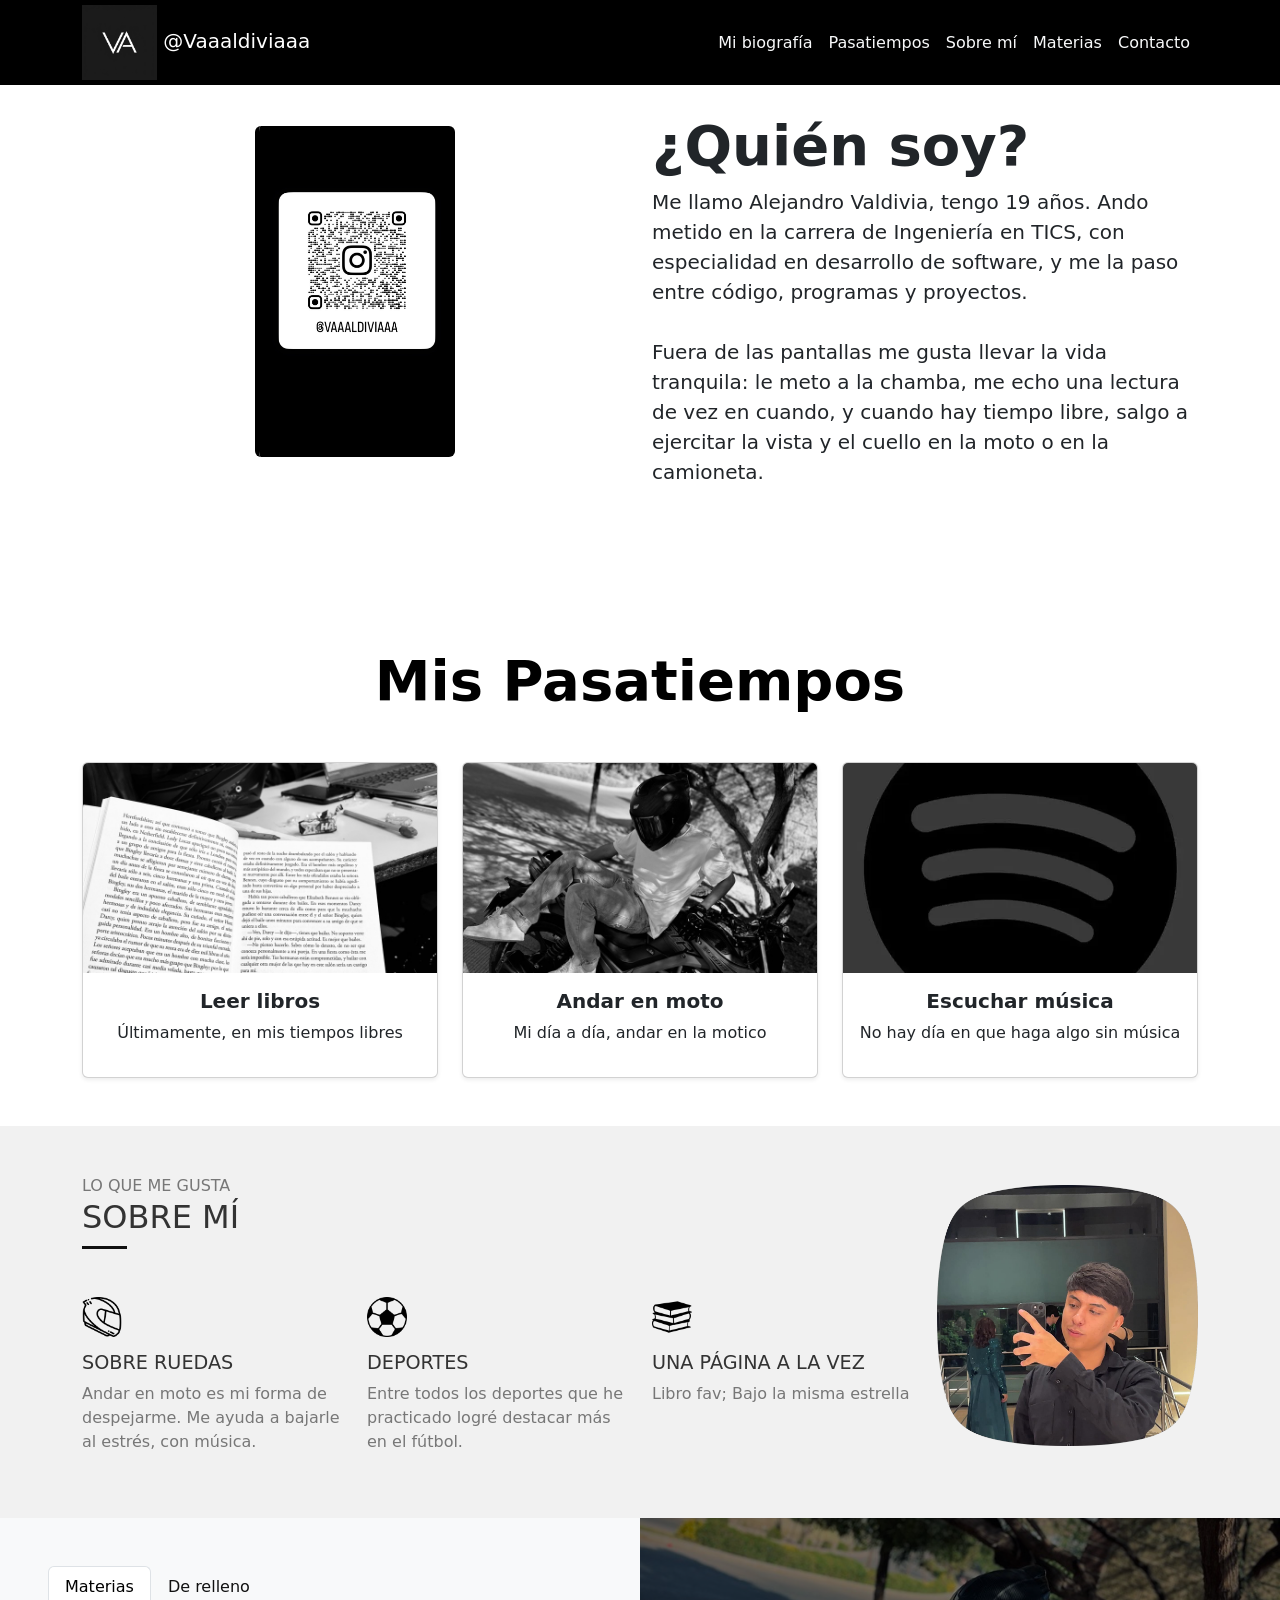
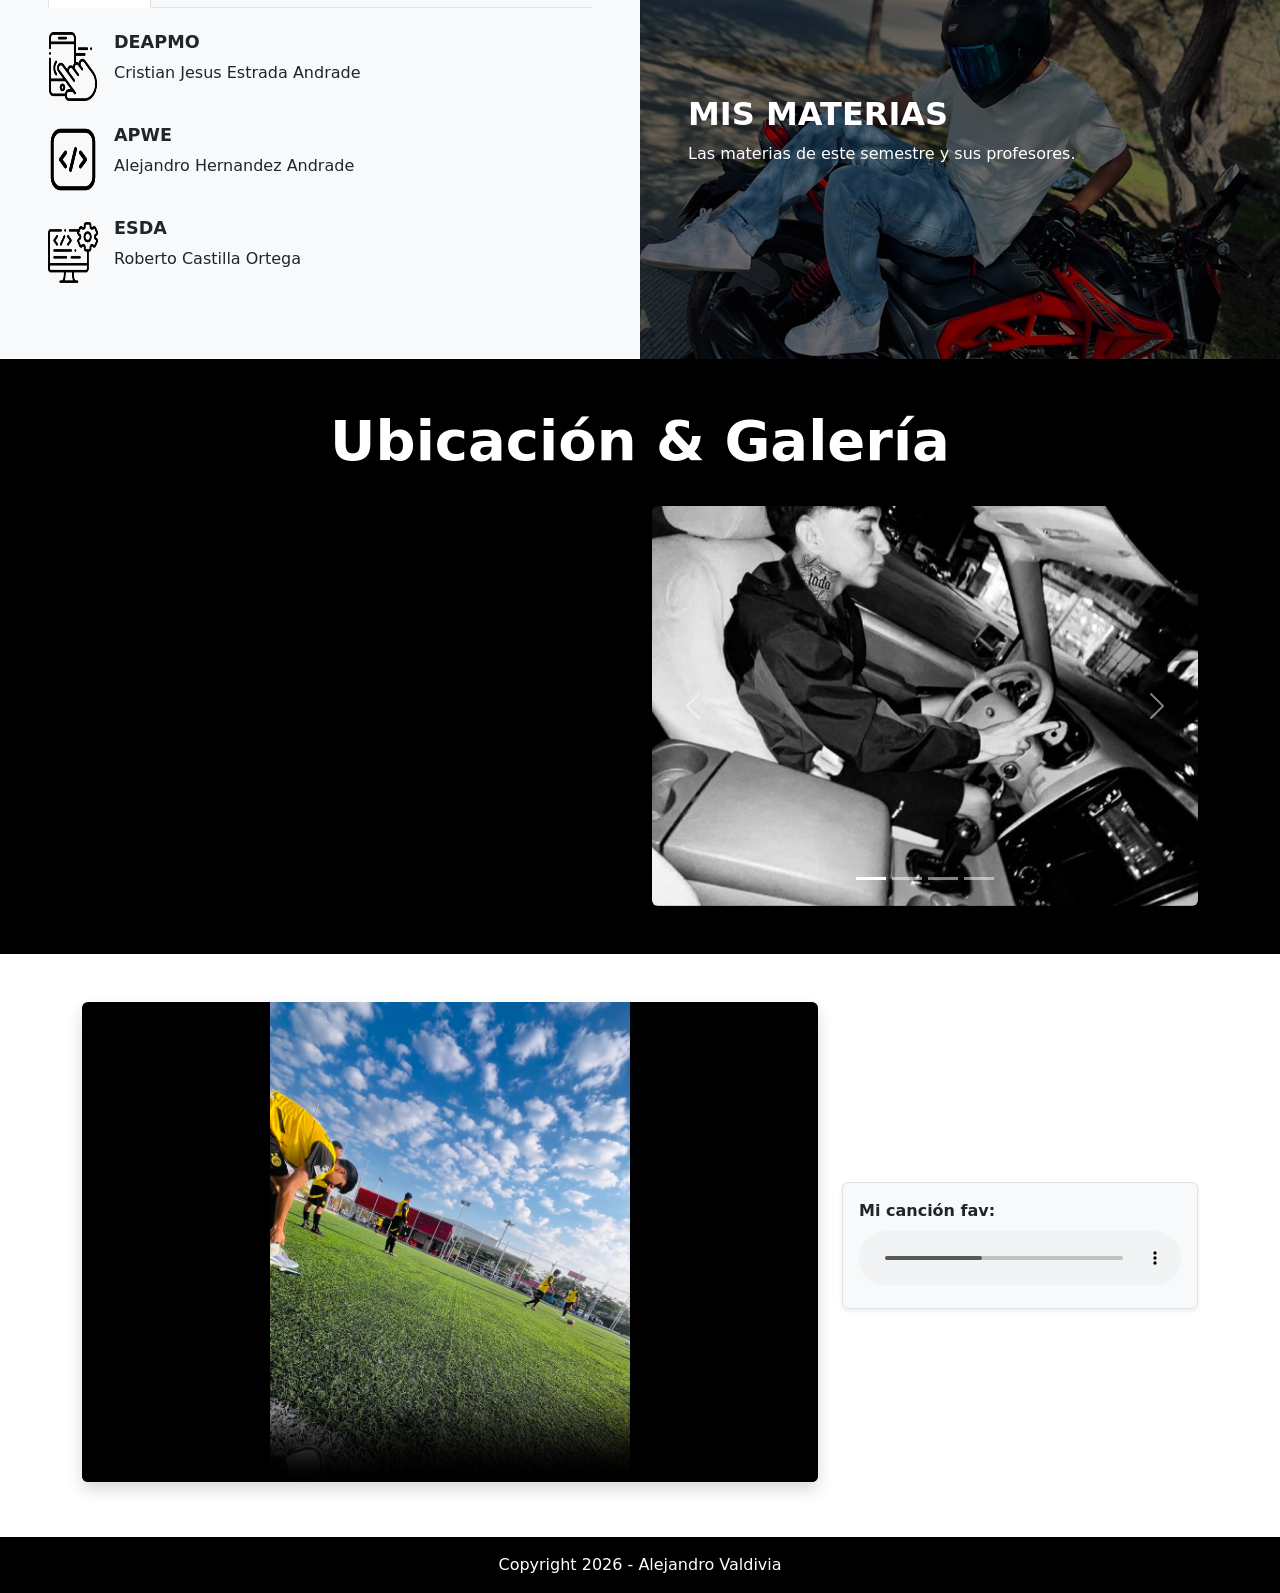
<file: index.html>
<!DOCTYPE html>
<html lang="es">
<head>
  <meta charset="UTF-8">
  <meta name="viewport" content="width=device-width, initial-scale=1.0">
  <link rel="stylesheet" href="css/bootstrap.min.css">
  <link rel="stylesheet" href="css/estilos.css">
  <link rel="shortcut icon" href="imagenes/logoVABL.jpg" type="image/x-icon">
  <title>Mi portafolio</title>
</head>
<body>

  <header class="navbar navbar-expand-lg bg-black py-0 navbar-dark fixed-top">
    <nav class="container">
      <a class="navbar-brand" href="#">
        <img src="imagenes/logoVABL.jpg" alt="Logo" class="d-inline-block align-text-middle logotipo">
        @Vaaaldiviaaa
      </a>
      <button class="navbar-toggler" type="button" data-bs-toggle="collapse" data-bs-target="#navbarNavAltMarkup" aria-controls="navbarNavAltMarkup" aria-expanded="false" aria-label="Toggle navigation">
        <span class="navbar-toggler-icon"></span>
      </button>

      <div class="collapse navbar-collapse" id="navbarNavAltMarkup">
        <div class="navbar-nav ms-auto">
          <a class="nav-link text-light" href="#quien">Mi biografía</a>
          <a class="nav-link text-light" href="#proyectos">Pasatiempos</a>
          <a class="nav-link text-light" href="#about">Sobre mí</a>
          <a class="nav-link text-light" href="#materias">Materias</a>
          <a class="nav-link text-light" href="index2.html">Contacto</a>
        </div>
      </div>
    </nav>
  </header>

  <section id="quien" class="container py-5 my-5">
    <div class="row align-items-center">
      <figure class="col-lg-6 col-md-10 offset-md-1 offset-lg-0 text-center">
        <img src="imagenes/Image (1).jpg" width="200px"  alt="desarrollador" class="img-fluid border-start border-4 border-black rounded">
      </figure>

      <article class="col-lg-6 col-md-10 offset-md-1 offset-lg-0 pt-md-3 text-center text-lg-start">
        <h1 class="display-4 fw-bold text-dark">¿Quién soy?</h1>
        <p id="parrafo1" class="collapse d-lg-block lead">
          Me llamo Alejandro Valdivia, tengo 19 años. Ando metido en la carrera de Ingeniería en TICS, con especialidad en desarrollo de software, y me la paso entre código, programas y proyectos.
          <br><br>
          Fuera de las pantallas me gusta llevar la vida tranquila: le meto a la chamba, me echo una lectura de vez en cuando, y cuando hay tiempo libre, salgo a ejercitar la vista y el cuello en la moto o en la camioneta.
        </p>
        <a class="btn btn-primary d-lg-none" data-bs-toggle="collapse" href="#parrafo1" role="button" aria-expanded="false" aria-controls="parrafo1">
          Leer más...
        </a>
      </article>
    </div>
  </section>



  <section id="proyectos" class="container py-5">
    <h2 class="display-4 fw-bold text-center text-black mb-5">Mis Pasatiempos</h2>
    <div class="row g-4">

      <article class="col-12 col-md-6 col-lg-4">
        <div class="card h-100 shadow-sm">
          <img src="imagenes/Image (2).jpg" class="card-img-top" alt="Leer libros">
          <div class="card-body text-center">
            <h5 class="card-title fw-bold">Leer libros</h5>
            <p class="card-text">Últimamente, en mis tiempos libres</p>
            <a href="#" class="btn btn-primary d-lg-none" data-bs-toggle="modal" data-bs-target="#proy_rv">Ver más</a>
          </div>
        </div>
      </article>

      <article class="col-12 col-md-6 col-lg-4">
        <div class="card h-100 shadow-sm">
          <img src="imagenes/Image (4).jpg" class="card-img-top" alt="Andar en moto">
          <div class="card-body text-center">
            <h5 class="card-title fw-bold">Andar en moto</h5>
            <p class="card-text">Mi día a día, andar en la motico</p>
            <a href="#" class="btn btn-primary d-lg-none" data-bs-toggle="modal" data-bs-target="#proy_cs">Ver más</a>
          </div>
        </div>
      </article>

      <article class="col-12 col-md-6 col-lg-4">
        <div class="card h-100 shadow-sm">

          <a href="https://open.spotify.com/playlist/29Tr0zfTN233SJ5aBpWFZl?si=7ac72a439a924bd7" target="_blank" rel="noopener noreferrer">
            <img src="imagenes/spotifybl.webp"  class="card-img-top w-100" alt="Escuchar música">
          </a>

          <div class="card-body text-center">
            <h5 class="card-title fw-bold">Escuchar música</h5>
            <p class="card-text">No hay día en que haga algo sin música</p>

            <a href="#" class="btn btn-primary d-lg-none" data-bs-toggle="modal" data-bs-target="#proy_dw">Ver más</a>
          </div>
        </div>
      </article>

    </div>
  </section>

<section id="about" class="seccion-gris py-5">
  <div class="container">
    <div class="row align-items-center">

      <div class="col-lg-9">
        <p class="subtitulo">Lo que me gusta</p>
        <h2 class="titulo">Sobre mí</h2>

        <div class="row mt-5">
          <div class="col-md-4">
            <img src="iconos/casco-de-carreras.png" alt="Casco de moto" width="40">
            <h3>Sobre ruedas</h3>
            <p>Andar en moto es mi forma de despejarme. Me ayuda a bajarle
               al estrés, con música.</p>
          </div>

          <div class="col-md-4">
            <img src="iconos/futbol-americano.png" alt="Balón de fútbol" width="40">
            <h3>Deportes</h3>
            <p>Entre todos los deportes que he practicado
              logré destacar más en el fútbol.
            </p>
          </div>


          <div class="col-md-4">
            <img src="iconos/pila-de-libros-de-tres.png" alt="Pila de libros" width="40">
            <h3>Una página a la vez</h3>
            <p>Libro fav; Bajo la misma estrella</p>
          </div>
        </div>
      </div>

      <div class="col-lg-3 d-none d-lg-block">
        <img src="imagenes/gala.png" alt="Mi foto" class="img-fluid">
      </div>

    </div>
  </div>
</section>



<!-- SECCIÓN 2: Materias -->
<section id="materias" class="container-fluid p-0">
  <div class="row g-0">

    <!-- Lado izquierdo: pestañas -->
    <div class="col-lg-6 bg-light p-5">

      <ul class="nav nav-tabs">
        <li class="nav-item">
          <button class="nav-link active" data-bs-toggle="tab" data-bs-target="#tab1" type="button">Materias</button>
        </li>
        <li class="nav-item">
          <button class="nav-link" data-bs-toggle="tab" data-bs-target="#tab2" type="button">De relleno</button>
        </li>
      </ul>

      <div class="tab-content pt-4">

        <div class="tab-pane fade show active" id="tab1">
        <div class="d-flex materia mb-4">
          <img src="iconos/desplazamiento.png" alt="Ícono de DEAPMO" width="50" class="me-3">
          <div>
            <h3>DEAPMO</h3>
            <p>Cristian Jesus Estrada Andrade</p>
          </div>
        </div>
        <div class="d-flex materia mb-4">
          <img src="iconos/codigo.png" alt="Ícono de APWE" width="50" class="me-3">
          <div>
            <h3>APWE</h3>
            <p>Alejandro Hernandez Andrade</p>
          </div>
        </div>
        <div class="d-flex materia mb-4">
          <img src="iconos/desarrollador-de-software.png" alt="Ícono de ESDA" width="50" class="me-3">
          <div>
            <h3>ESDA</h3>
            <p>Roberto Castilla Ortega</p>
          </div>
        </div>
        </div>

        <div class="tab-pane fade" id="tab2">
        <div class="d-flex materia mb-4">
          <img src="iconos/calculador.png" alt="Ícono de CAVAVA" width="50" class="me-3">
          <div>
            <h3>CAVAVA</h3>
            <p>Jaime Jaramillo Gutierrez</p>
          </div>
        </div>
        <div class="d-flex materia mb-4">
          <img src="iconos/balanza.png" alt="Ícono de ETPR" width="50" class="me-3">
          <div>
            <h3>ETPR</h3>
            <p>Gilberto Rosales</p>
          </div>
        </div>
        </div>

      </div>
    </div>

    <!-- Lado derecho: imagen con texto -->
    <div class="col-lg-6 fondo-materias d-flex align-items-center p-5">
      <div class="text-white">
        <h2 class="fw-bold">MIS MATERIAS</h2>
        <p>Las materias de este semestre y sus profesores.</p>
      </div>
    </div>

  </div>
</section>

  <section id="ubicacion" class="container-fluid bg-black p-0 pt-2 pb-5 pt-lg-5">
    <h1 class="display-4 fw-bold text-center text-white pb-4 d-none d-lg-block">Ubicación & Galería</h1>

    <div class="container">
      <div class="row align-items-center g-4">

        <div class="col-12 col-lg-6">
          <iframe id="mapa" class="w-100 rounded shadow" height="400" src="https://www.google.com/maps/embed?pb=!1m18!1m12!1m3!1d3721.1114590538928!2d-101.70877572415634!3d21.147962183672565!2m3!1f0!2f0!3f0!3m2!1i1024!2i768!4f13.1!3m3!1m2!1s0x842bbf5887691edd%3A0x16c90ed14f9d3ebd!2sFLAMINGOS%20NIGHT%20CLUB!5e0!3m2!1ses-419!2smx!4v1792084460900!5m2!1ses-419!2smx" style="border:0;" allowfullscreen="" loading="lazy" referrerpolicy="strict-origin-when-cross-origin"></iframe>
        </div>

        <div class="col-12 col-lg-6">
          <div id="carrusel" class="carousel slide shadow rounded overflow-hidden w-100">

            <div class="carousel-indicators">
              <button type="button" data-bs-target="#carrusel" data-bs-slide-to="0" class="active" aria-current="true" aria-label="Slide 1"></button>
              <button type="button" data-bs-target="#carrusel" data-bs-slide-to="1" aria-label="Slide 2"></button>
              <button type="button" data-bs-target="#carrusel" data-bs-slide-to="2" aria-label="Slide 3"></button>
              <button type="button" data-bs-target="#carrusel" data-bs-slide-to="3" aria-label="Slide 4"></button>
            </div>

            <div class="carousel-inner">

              <div class="carousel-item active">
                <img src="imagenes/Image (6).jpg" class="d-block w-100" alt="Alejandro en la camioneta">

              </div>

              <div class="carousel-item">
                <img src="imagenes/Image (7).jpg" class="d-block w-100" alt="Salida con amigos">

              </div>

              <div class="carousel-item">
                <img src="imagenes/Image (4).jpg" class="d-block w-100" alt="Alejandro en su moto">

              </div>

              <div class="carousel-item">
                <img src="imagenes/Image (2).jpg" class="d-block w-100" alt="Libros">
                <div class="carousel-caption d-none d-md-block bg-dark bg-opacity-50 rounded">
                  <h5>ING EN PROCESO</h5>
                  <p>Construyendo código diariamente.</p>
                </div>
              </div>

            </div>

            <button class="carousel-control-prev" type="button" data-bs-target="#carrusel" data-bs-slide="prev">
              <span class="carousel-control-prev-icon" aria-hidden="true"></span>
              <span class="visually-hidden">Anterior</span>
            </button>
            <button class="carousel-control-next" type="button" data-bs-target="#carrusel" data-bs-slide="next">
              <span class="carousel-control-next-icon" aria-hidden="true"></span>
              <span class="visually-hidden">Siguiente</span>
            </button>

          </div>
        </div>

      </div>
    </div>
  </section>

<section id="multimedia" class="container py-5">
  <div class="row g-4 align-items-center">

    <div class="col-12 col-lg-8">
      <video class="w-100 rounded shadow" controls poster="imagenes/Image (8).jpg">
        <source src="imagenes/MicrosoftTeams-video.mp4" type="video/mp4">
      </video>
    </div>

    <div class="col-12 col-lg-4">
      <div class="p-3 bg-light rounded border shadow-sm">
        <p class="fw-bold mb-2"> Mi canción fav:</p>
        <audio controls class="w-100">
          <source src="musica/Delaossa - Veneno (Prod. Kiddo Manteca y J.Moods) Audio Oficial.mp3" type="audio/mp3">
        </audio>
      </div>
    </div>

  </div>
</section>










  <footer class="container-fluid bg-black text-white text-center">

    <p class="py-3 m-0">Copyright 2026 - Alejandro Valdivia</p>
  </footer>

  <div class="modal fade" id="proy_rv" tabindex="-1" aria-hidden="true">
    <div class="modal-dialog">
      <div class="modal-content">
        <div class="modal-header">
          <h1 class="modal-title fs-5 fw-bold">Leer Libros</h1>
          <button type="button" class="btn-close" data-bs-dismiss="modal" aria-label="Close"></button>
        </div>
        <div class="modal-body text-center">
          Me gusta leer en mis ratos libres; es mi forma de aprender cosas nuevas y desconectarme un rato.
        </div>
        <div class="modal-footer">
          <button type="button" class="btn btn-secondary" data-bs-dismiss="modal">Cerrar</button>
        </div>
      </div>
    </div>
  </div>

  <div class="modal fade" id="proy_cs" tabindex="-1" aria-hidden="true">
    <div class="modal-dialog">
      <div class="modal-content">
        <div class="modal-header">
          <h1 class="modal-title fs-5 fw-bold">Andar en Moto</h1>
          <button type="button" class="btn-close" data-bs-dismiss="modal" aria-label="Close"></button>
        </div>
        <div class="modal-body text-center">
          Salir a dar la vuelta en la moto o en la camioneta es mi forma de despejarme después de un día de código.
        </div>
        <div class="modal-footer">
          <button type="button" class="btn btn-secondary" data-bs-dismiss="modal">Cerrar</button>
        </div>
      </div>
    </div>
  </div>

  <div class="modal fade" id="proy_dw" tabindex="-1" aria-hidden="true">
    <div class="modal-dialog">
      <div class="modal-content">
        <div class="modal-header">
          <h1 class="modal-title fs-5 fw-bold">Escuchar Música</h1>
          <button type="button" class="btn-close" data-bs-dismiss="modal" aria-label="Close"></button>
        </div>
        <div class="modal-body text-center">
          Siempre ando con música, ya sea programando o en la moto. Toca la imagen para ver mi playlist.
        </div>
        <div class="modal-footer">
          <button type="button" class="btn btn-secondary" data-bs-dismiss="modal">Cerrar</button>
        </div>
      </div>
    </div>
  </div>


    <script src="js/bootstrap.min.js"></script>
</body>
</html>
</file>
<file: css/estilos.css>
html{
   scroll-behavior: smooth;
}
section{
   scroll-margin-top: 80px;
}

.logotipo{
   width: 75px;
}
.nav-link{
   color:  rgba(113, 25, 255, 0.7);
}
.nav-link:hover{
   color: rgb(0, 0, 0)
}
#quien{
   margin-top: 7rem 
}
#proyectos img{
   width: 100%;
   height: 210px;
   object-fit: cover;
}

#mapa{
    height: 300px;
}

#carrusel img{
    min-width: 320px;
}

.carousel-item img {
  height: 400px;
  object-fit: cover;
  object-position: center;
  width: 100%;
}

/* ---------- Sobre mí ---------- */
.seccion-gris{
    background-color: #f1f1f1;
}
.subtitulo{
    color: #777;
    text-transform: uppercase;
    margin-bottom: 0;
}
.titulo{
    color: #333;
    text-transform: uppercase;
    position: relative;
    padding-bottom: 12px;
}
.titulo::after{
    content: "";
    position: absolute;
    left: 0;
    bottom: 0;
    width: 45px;
    height: 3px;
    background-color: #111;
}
#about img{
    margin-bottom: 14px;
}
#about h3{
    font-size: 1.2rem;
    text-transform: uppercase;
    color: #333;
}
#about p{
    color: #777;
}

/* ---------- Materias ---------- */
.nav-tabs .nav-link{
    color: #111;
}
.materia h3{
    font-size: 1.1rem;
    font-weight: bold;
    text-transform: uppercase;
}
.fondo-materias{
    min-height: 400px;
    background-image: linear-gradient(rgba(0,0,0,0.5), rgba(0,0,0,0.5)), url("../imagenes/Image (3).jpg");
    background-size: cover;
    background-position: center;
}

/* ---------- Video ---------- */
#multimedia video{
    max-height: 480px;
    background-color: #000;
}
</file>
